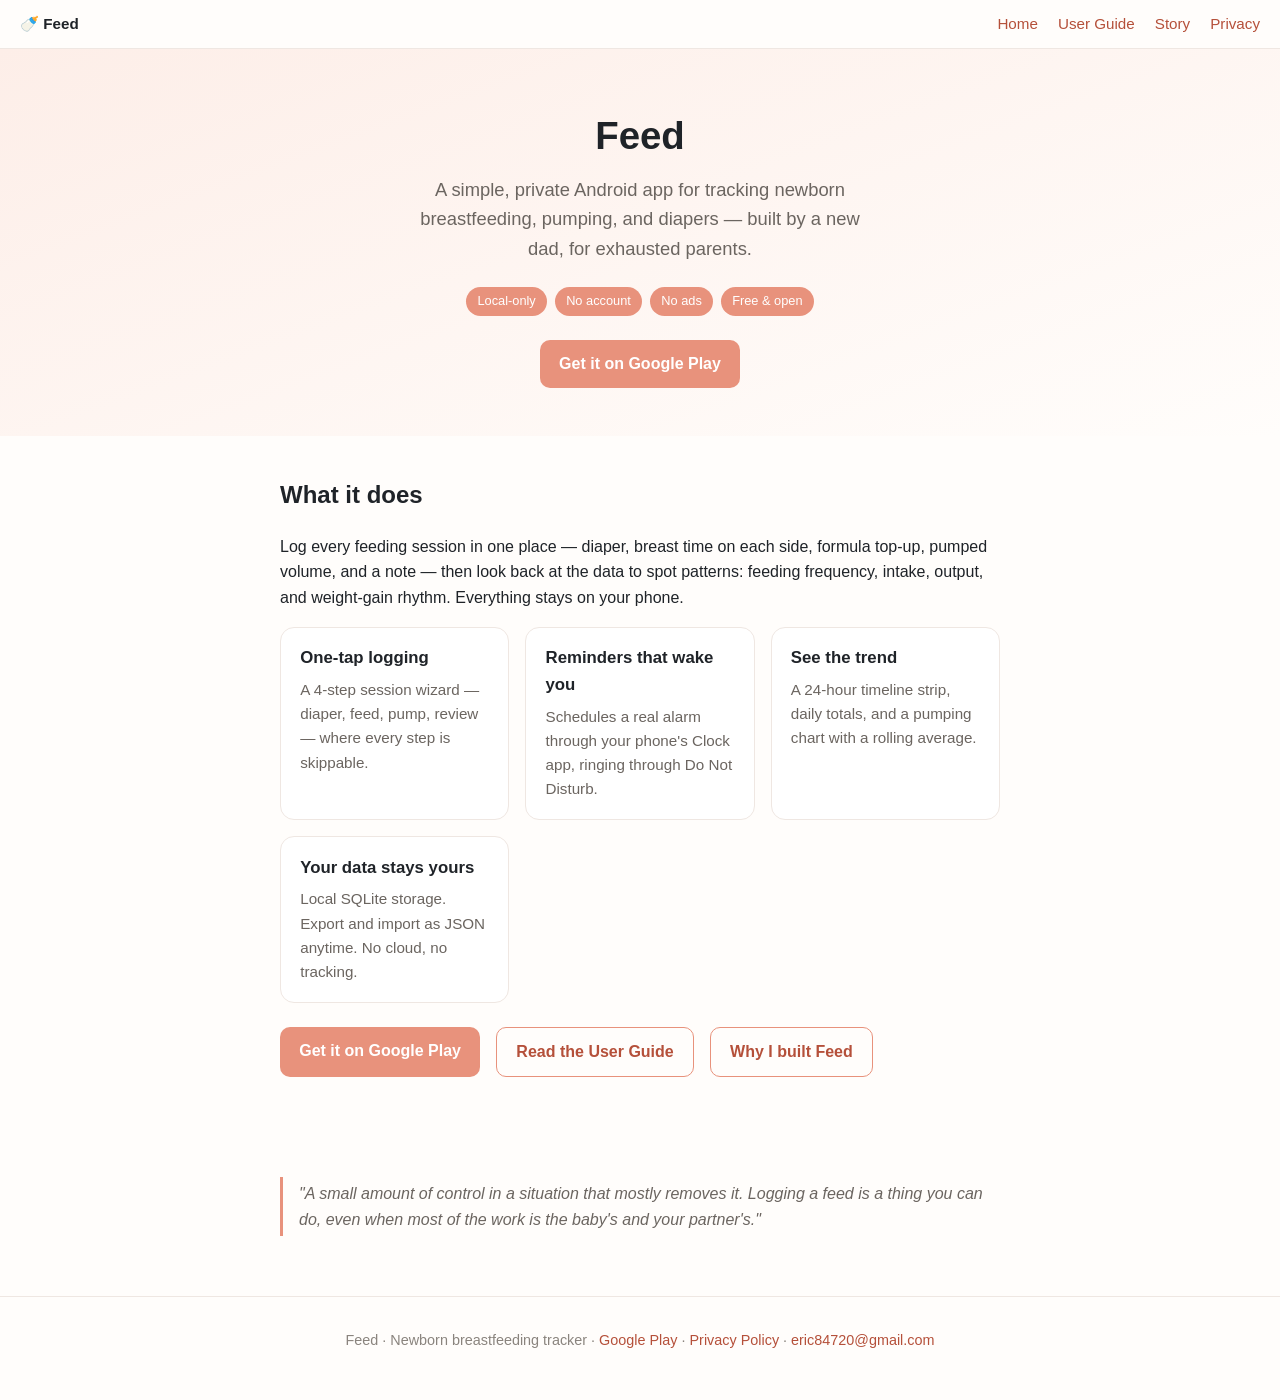
<file: index.html>
<!DOCTYPE html>
<html lang="en">
<head>
  <meta charset="utf-8" />
  <meta name="viewport" content="width=device-width, initial-scale=1" />
  <title>Feed — Newborn breastfeeding tracker</title>
  <meta name="description" content="Feed is a simple, private Android app for tracking newborn breastfeeding, pumping, and diapers. Local-only, no account, no ads." />
  <style>
    :root { color-scheme: light dark; --accent: #e8927c; --accent-ink: #b5503a; }
    * { box-sizing: border-box; }
    body {
      font-family: -apple-system, BlinkMacSystemFont, "Segoe UI", Roboto, Helvetica, Arial, sans-serif;
      line-height: 1.6; margin: 0; color: #1f2328; background: #fffdfb;
    }
    @media (prefers-color-scheme: dark) {
      body { color: #e6e6e6; background: #141312; }
      a { color: #f0a892; }
      .card { background: #1f1d1b !important; border-color: #2c2926 !important; }
      header.hero { background: linear-gradient(160deg, #241b18, #141312) !important; }
      nav.top { background: rgba(20,19,18,.85) !important; border-color: #2c2926 !important; }
    }
    a { color: var(--accent-ink); text-decoration: none; }
    a:hover { text-decoration: underline; }
    nav.top {
      position: sticky; top: 0; z-index: 10;
      display: flex; gap: 1.25rem; align-items: center;
      padding: .75rem 1.25rem; border-bottom: 1px solid #efe7e2;
      background: rgba(255,253,251,.85); backdrop-filter: blur(8px);
      font-size: .95rem;
    }
    nav.top .brand { font-weight: 700; margin-right: auto; }
    .wrap { max-width: 760px; margin: 0 auto; padding: 0 1.25rem; }
    header.hero {
      text-align: center; padding: 3.5rem 1.25rem 3rem;
      background: linear-gradient(160deg, #fdeee8, #fffdfb);
    }
    header.hero h1 { font-size: 2.4rem; margin: 0 0 .5rem; }
    header.hero p.tag { font-size: 1.15rem; color: #6b6560; margin: 0 auto; max-width: 30rem; }
    @media (prefers-color-scheme: dark) { header.hero p.tag { color: #a8a29c; } }
    .pills { margin: 1.5rem 0 0; display: flex; gap: .5rem; flex-wrap: wrap; justify-content: center; }
    .pill { font-size: .8rem; padding: .25rem .7rem; border-radius: 999px; background: var(--accent); color: #fff; }
    section { padding: 2.5rem 0; }
    h2 { font-size: 1.5rem; margin-top: 0; }
    .features { display: grid; grid-template-columns: repeat(auto-fit, minmax(220px, 1fr)); gap: 1rem; }
    .card { border: 1px solid #efe7e2; border-radius: 14px; padding: 1.1rem 1.2rem; background: #fff; }
    .card h3 { margin: 0 0 .35rem; font-size: 1.05rem; }
    .card p { margin: 0; color: #6b6560; font-size: .95rem; }
    @media (prefers-color-scheme: dark) { .card p { color: #a8a29c; } }
    .cta { display: flex; gap: 1rem; flex-wrap: wrap; margin-top: 1.5rem; }
    .btn { display: inline-block; padding: .7rem 1.2rem; border-radius: 10px; font-weight: 600; }
    .btn.primary { background: var(--accent); color: #fff; }
    .btn.ghost { border: 1px solid var(--accent); color: var(--accent-ink); }
    footer { border-top: 1px solid #efe7e2; padding: 2rem 1.25rem 3rem; text-align: center; color: #8a847e; font-size: .9rem; }
    @media (prefers-color-scheme: dark) { footer, nav.top { border-color: #2c2926; } footer { color: #8a847e; } }
    blockquote { border-left: 3px solid var(--accent); margin: 1.25rem 0; padding: .25rem 0 .25rem 1rem; color: #6b6560; font-style: italic; }
  </style>
</head>
<body>
  <nav class="top">
    <span class="brand">🍼 Feed</span>
    <a href="index.html">Home</a>
    <a href="guide.html">User Guide</a>
    <a href="story.html">Story</a>
    <a href="privacy.html">Privacy</a>
  </nav>

  <header class="hero">
    <h1>Feed</h1>
    <p class="tag">A simple, private Android app for tracking newborn breastfeeding, pumping, and diapers — built by a new dad, for exhausted parents.</p>
    <div class="pills">
      <span class="pill">Local-only</span>
      <span class="pill">No account</span>
      <span class="pill">No ads</span>
      <span class="pill">Free &amp; open</span>
    </div>
    <div class="cta" style="justify-content: center;">
      <a class="btn primary" href="https://play.google.com/store/apps/details?id=com.jiamingfeng.feed">Get it on Google Play</a>
    </div>
  </header>

  <div class="wrap">
    <section>
      <h2>What it does</h2>
      <p>Log every feeding session in one place — diaper, breast time on each side, formula top-up, pumped volume, and a note — then look back at the data to spot patterns: feeding frequency, intake, output, and weight-gain rhythm. Everything stays on your phone.</p>

      <div class="features">
        <div class="card">
          <h3>One-tap logging</h3>
          <p>A 4-step session wizard — diaper, feed, pump, review — where every step is skippable.</p>
        </div>
        <div class="card">
          <h3>Reminders that wake you</h3>
          <p>Schedules a real alarm through your phone's Clock app, ringing through Do Not Disturb.</p>
        </div>
        <div class="card">
          <h3>See the trend</h3>
          <p>A 24-hour timeline strip, daily totals, and a pumping chart with a rolling average.</p>
        </div>
        <div class="card">
          <h3>Your data stays yours</h3>
          <p>Local SQLite storage. Export and import as JSON anytime. No cloud, no tracking.</p>
        </div>
      </div>

      <div class="cta">
        <a class="btn primary" href="https://play.google.com/store/apps/details?id=com.jiamingfeng.feed">Get it on Google Play</a>
        <a class="btn ghost" href="guide.html">Read the User Guide</a>
        <a class="btn ghost" href="story.html">Why I built Feed</a>
      </div>
    </section>

    <section>
      <blockquote>"A small amount of control in a situation that mostly removes it. Logging a feed is a thing you can <em>do</em>, even when most of the work is the baby's and your partner's."</blockquote>
    </section>
  </div>

  <footer>
    Feed &middot; Newborn breastfeeding tracker &middot;
    <a href="https://play.google.com/store/apps/details?id=com.jiamingfeng.feed">Google Play</a> &middot;
    <a href="privacy.html">Privacy Policy</a> &middot;
    <a href="mailto:eric84720@gmail.com">eric84720@gmail.com</a>
  </footer>
</body>
</html>
</file>
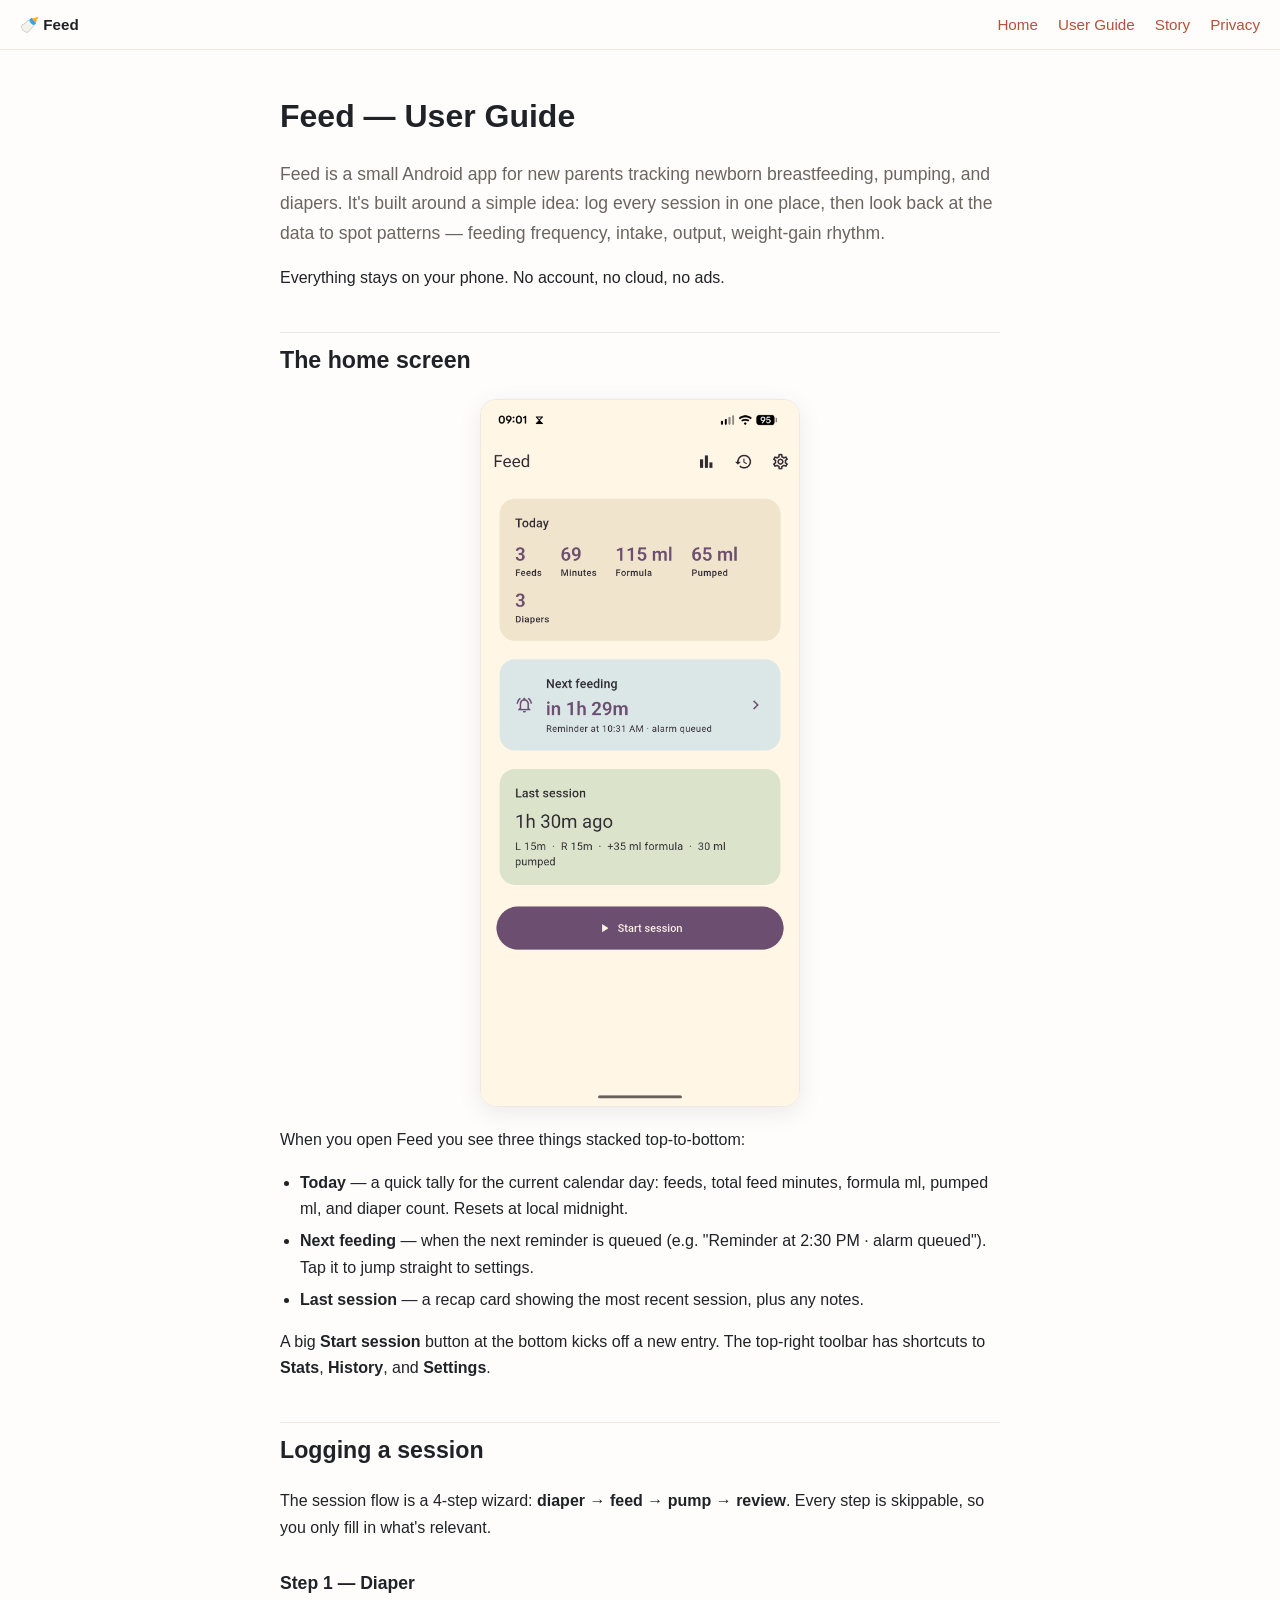
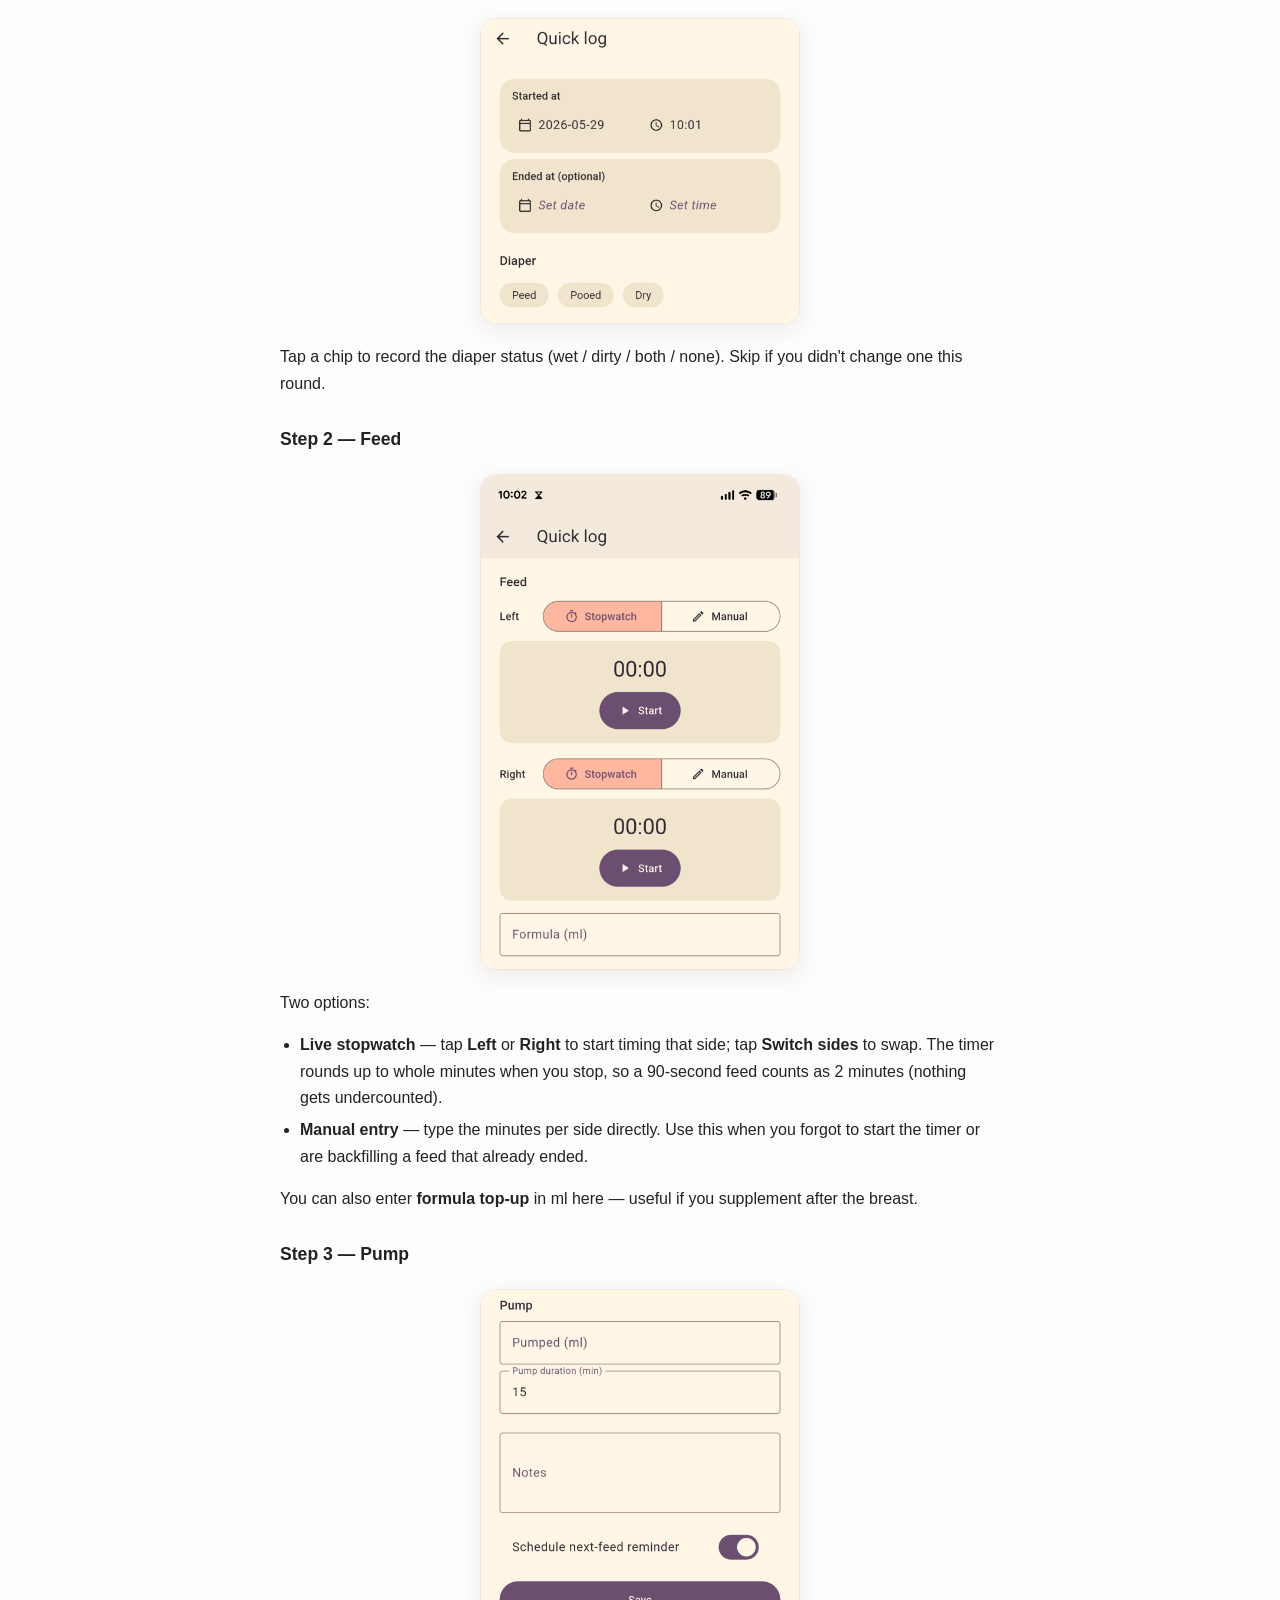
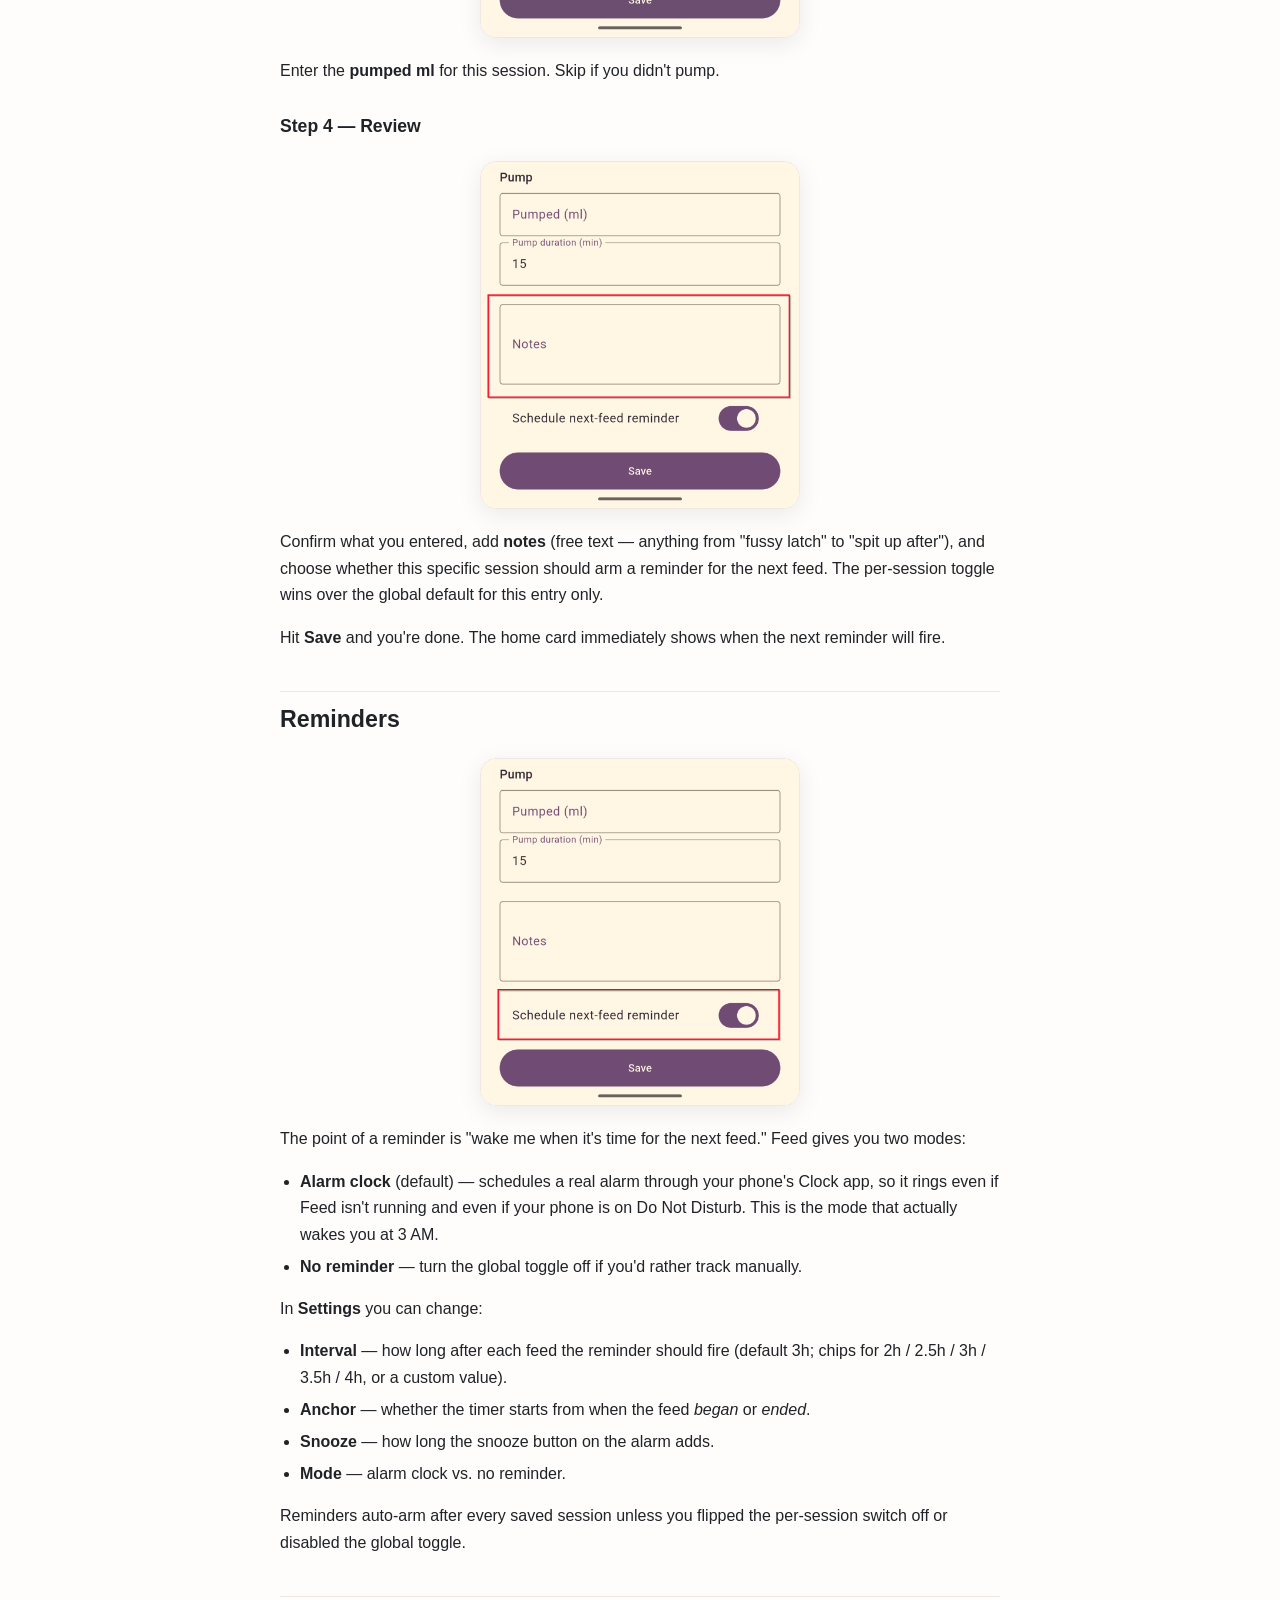
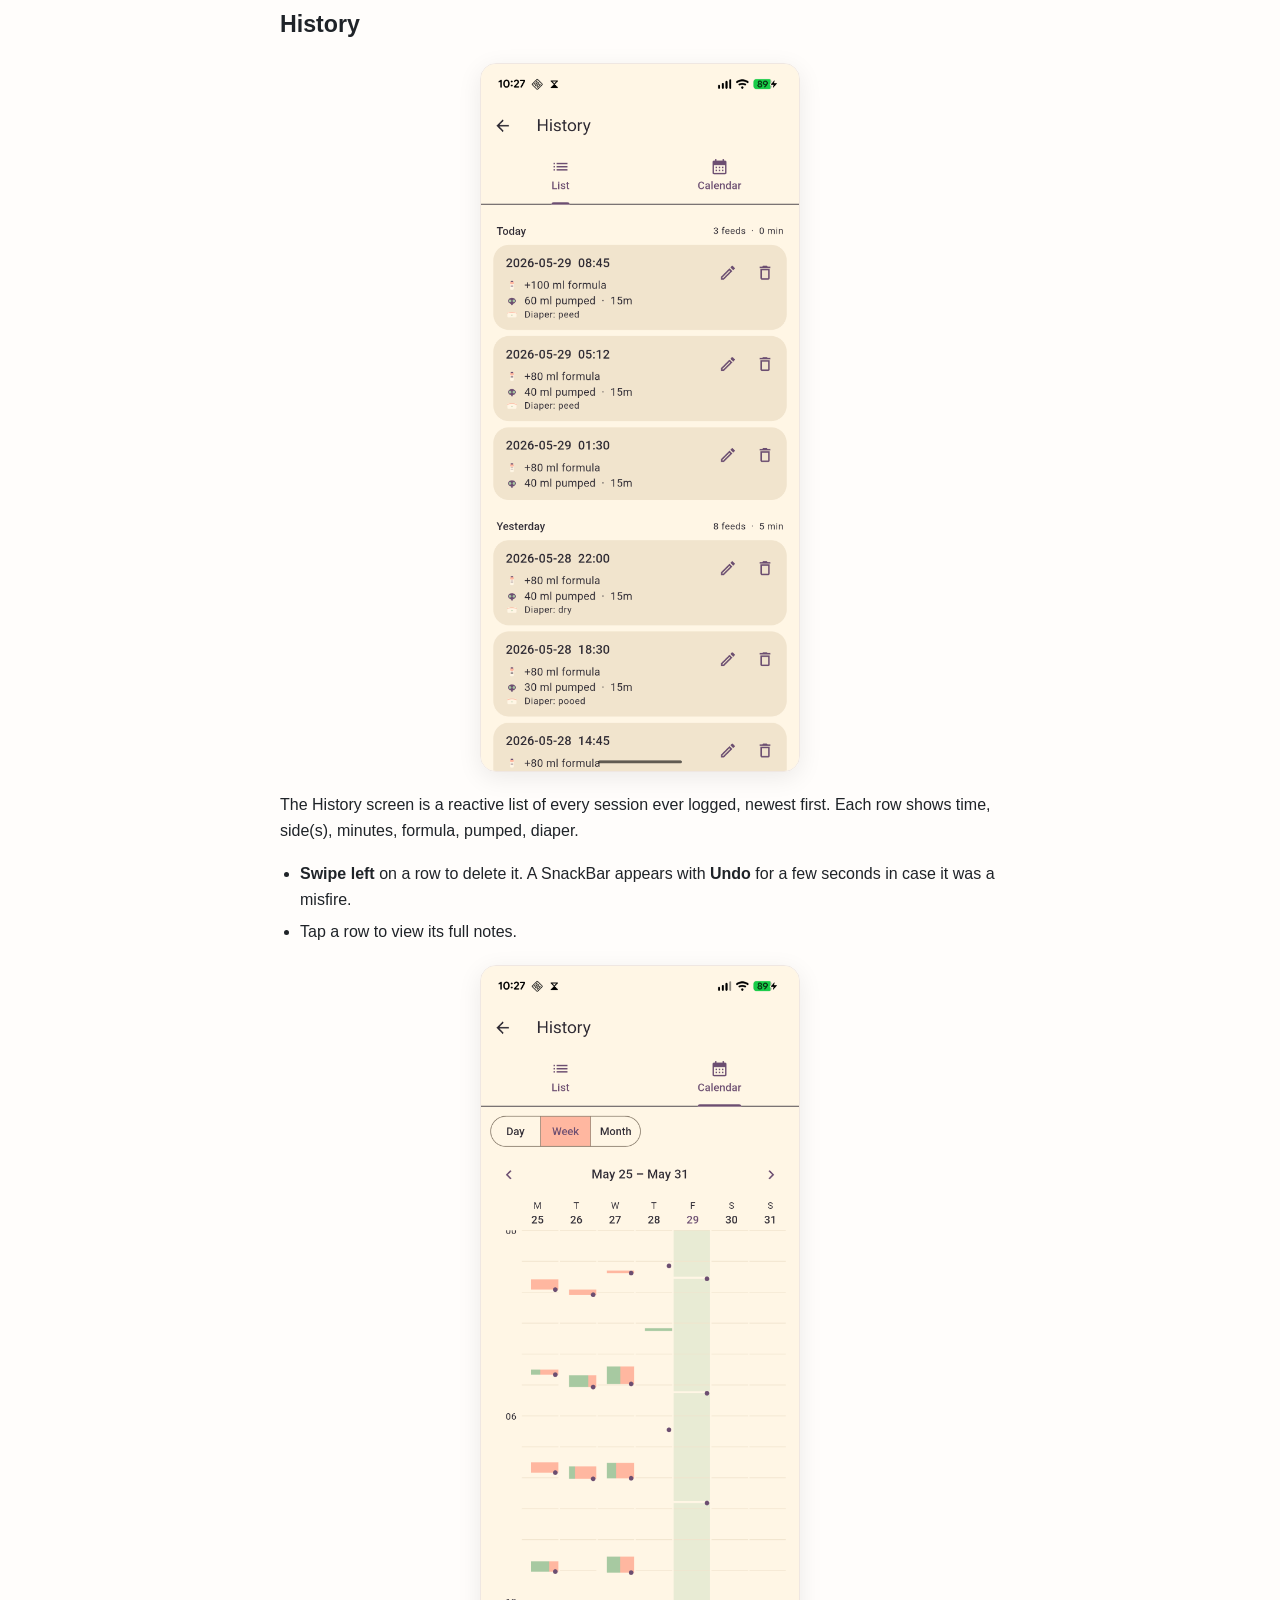
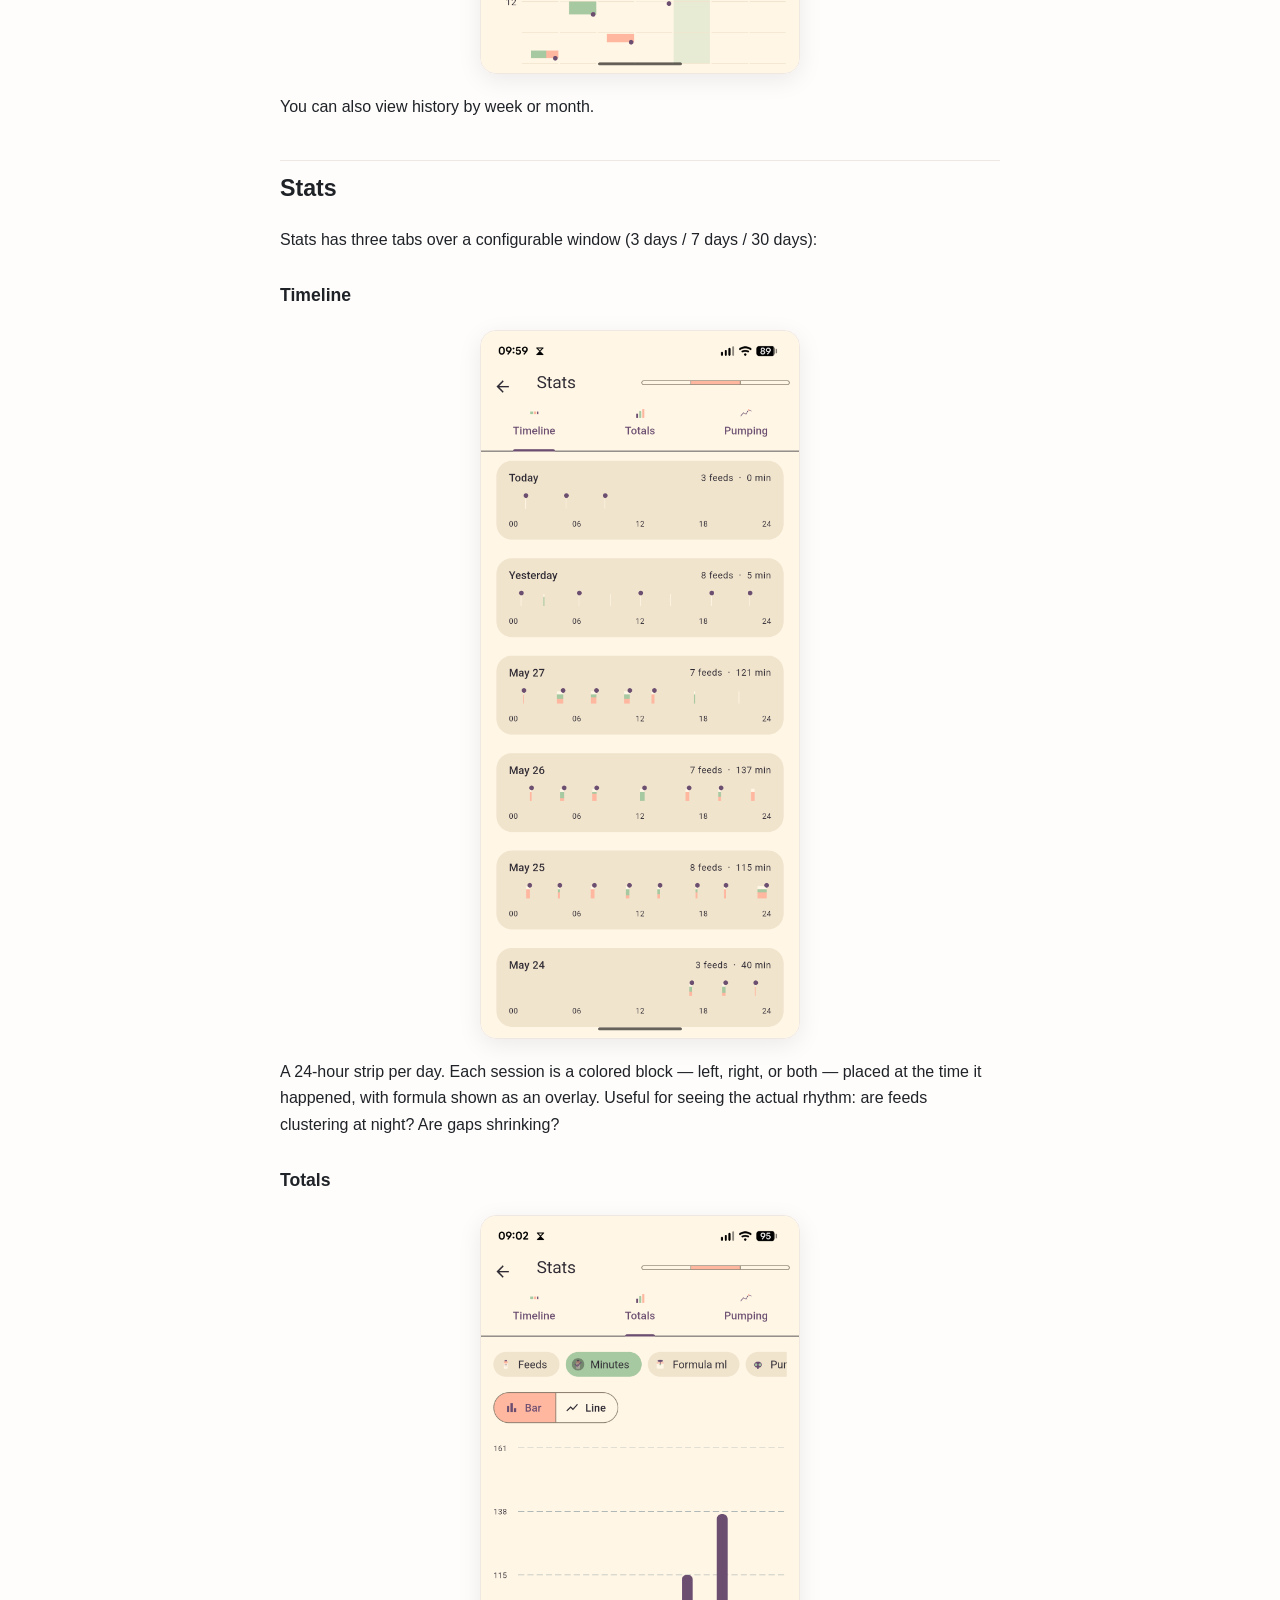
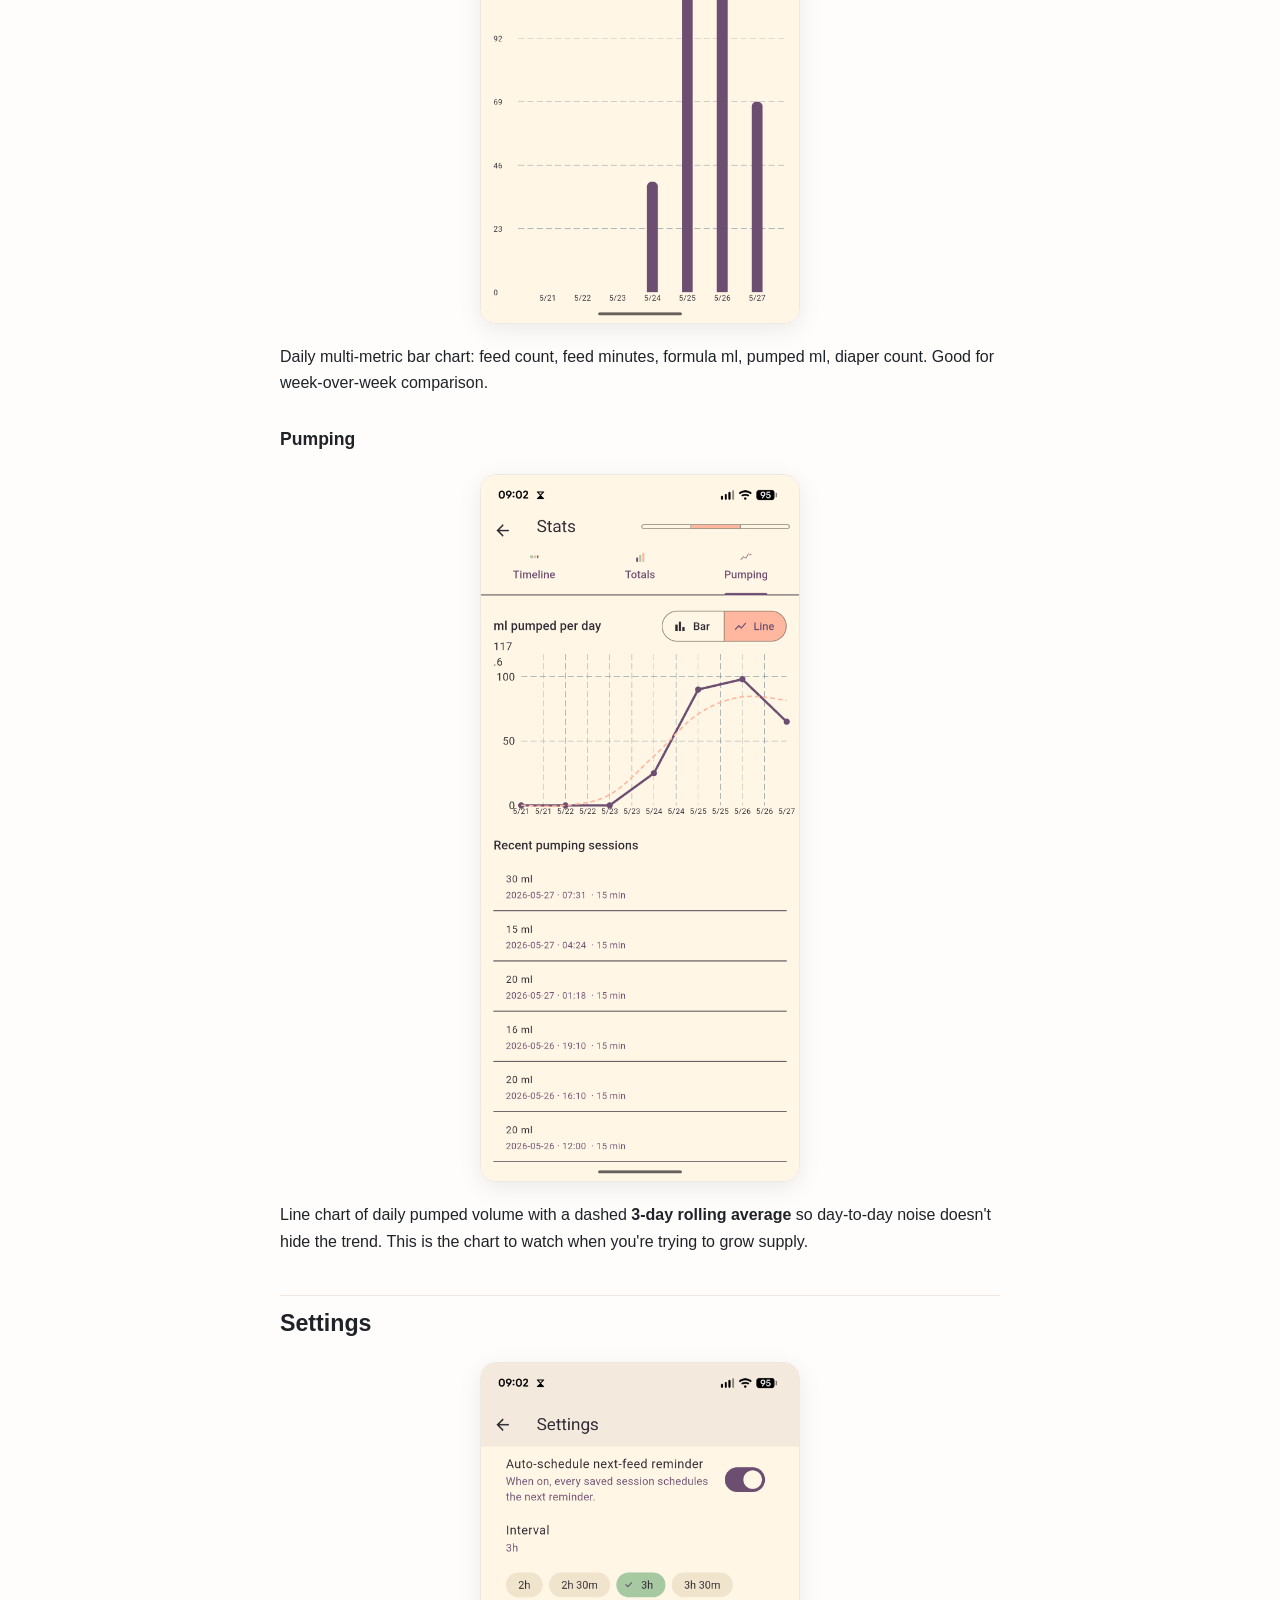
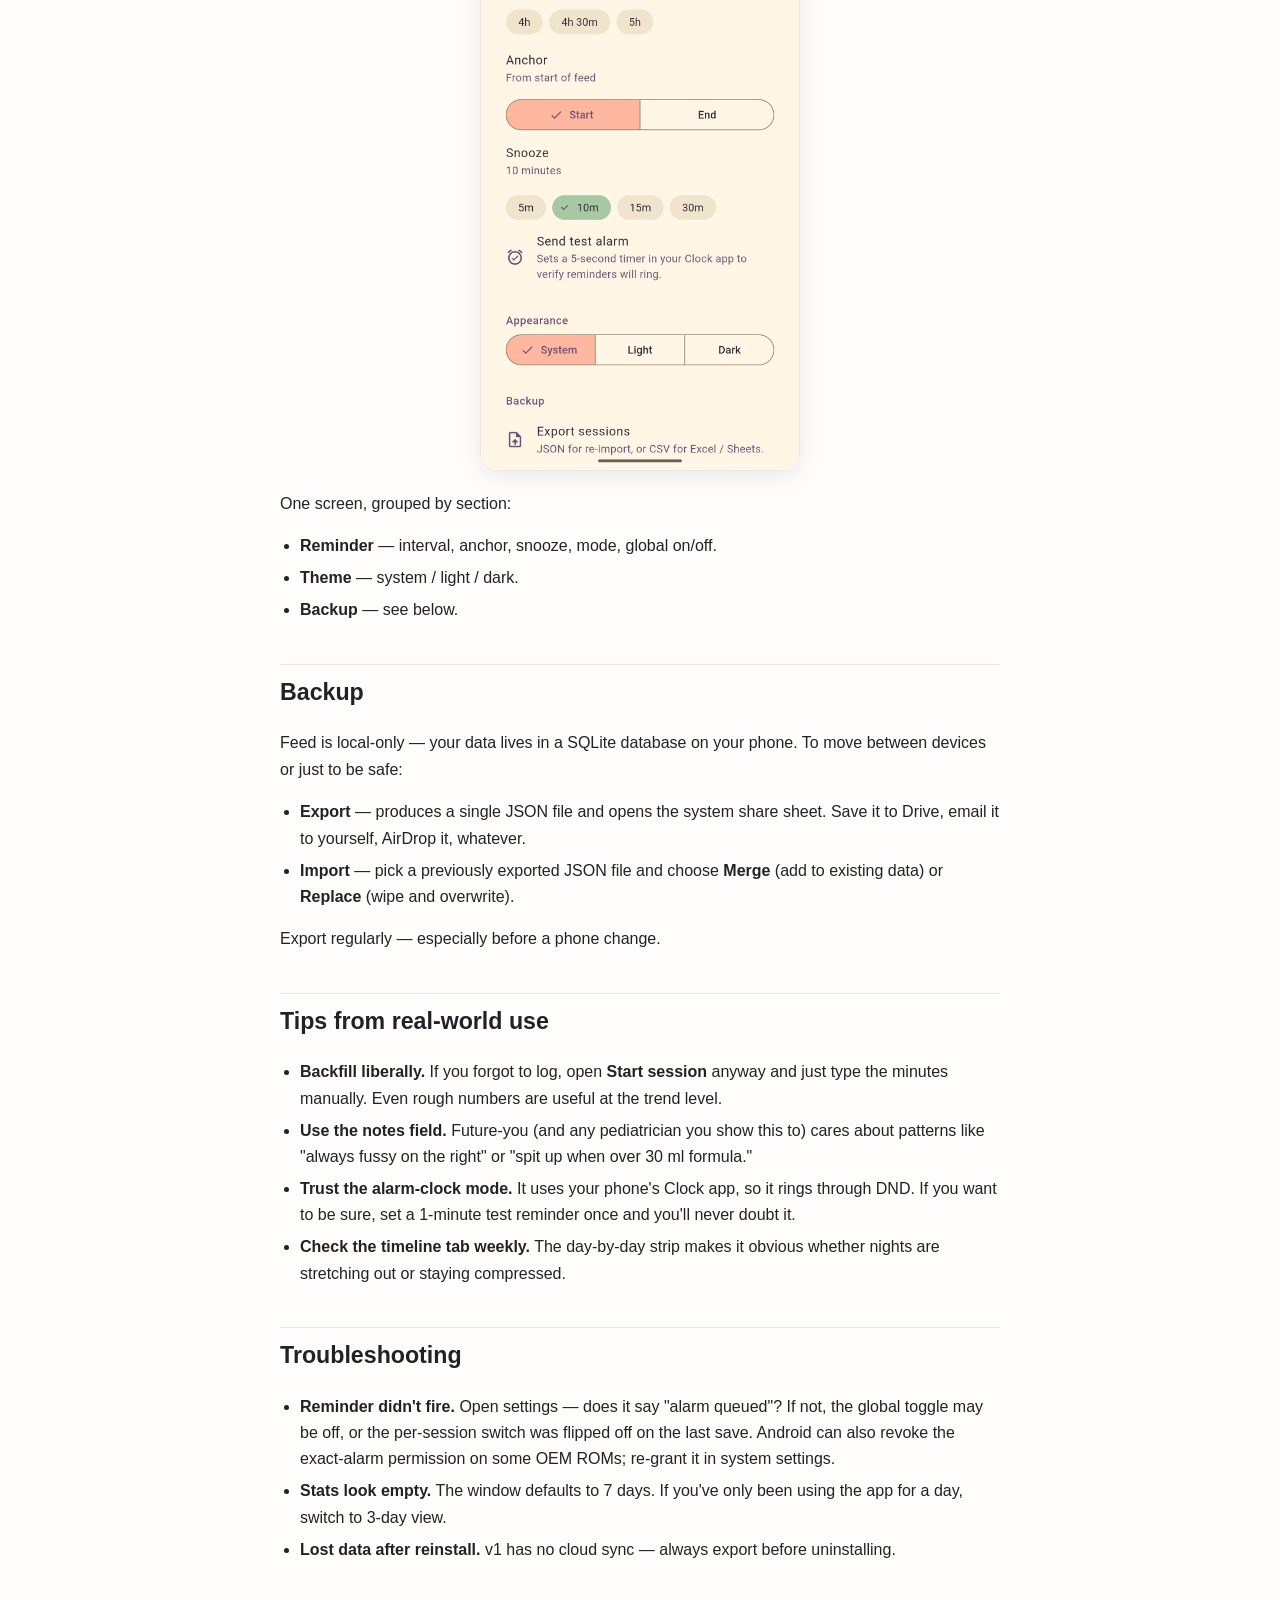
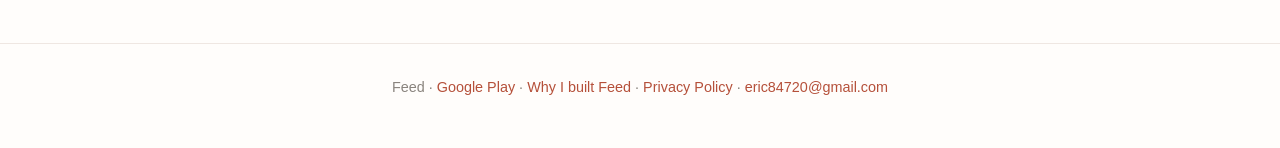
<file: guide.html>
<!DOCTYPE html>
<html lang="en">
<head>
  <meta charset="utf-8" />
  <meta name="viewport" content="width=device-width, initial-scale=1" />
  <title>Feed — User Guide</title>
  <meta name="description" content="How to use Feed: logging sessions, reminders, history, stats, settings, and backup." />
  <link rel="stylesheet" href="style.css" />
</head>
<body>
  <nav class="top">
    <span class="brand">🍼 Feed</span>
    <a href="index.html">Home</a>
    <a href="guide.html">User Guide</a>
    <a href="story.html">Story</a>
    <a href="privacy.html">Privacy</a>
  </nav>

  <main>
    <h1>Feed — User Guide</h1>
    <p class="lede">Feed is a small Android app for new parents tracking newborn breastfeeding, pumping, and diapers. It's built around a simple idea: log every session in one place, then look back at the data to spot patterns — feeding frequency, intake, output, weight-gain rhythm.</p>
    <p>Everything stays on your phone. No account, no cloud, no ads.</p>

    <h2>The home screen</h2>
    <img class="shot" src="screenshots/home.png" alt="Home screen" />
    <p>When you open Feed you see three things stacked top-to-bottom:</p>
    <ul>
      <li><strong>Today</strong> — a quick tally for the current calendar day: feeds, total feed minutes, formula ml, pumped ml, and diaper count. Resets at local midnight.</li>
      <li><strong>Next feeding</strong> — when the next reminder is queued (e.g. "Reminder at 2:30 PM · alarm queued"). Tap it to jump straight to settings.</li>
      <li><strong>Last session</strong> — a recap card showing the most recent session, plus any notes.</li>
    </ul>
    <p>A big <strong>Start session</strong> button at the bottom kicks off a new entry. The top-right toolbar has shortcuts to <strong>Stats</strong>, <strong>History</strong>, and <strong>Settings</strong>.</p>

    <h2>Logging a session</h2>
    <p>The session flow is a 4-step wizard: <strong>diaper → feed → pump → review</strong>. Every step is skippable, so you only fill in what's relevant.</p>

    <h3>Step 1 — Diaper</h3>
    <img class="shot" src="screenshots/session-1-diaper.png" alt="Diaper step" />
    <p>Tap a chip to record the diaper status (wet / dirty / both / none). Skip if you didn't change one this round.</p>

    <h3>Step 2 — Feed</h3>
    <img class="shot" src="screenshots/session-2-feed.png" alt="Feed step with stopwatch" />
    <p>Two options:</p>
    <ul>
      <li><strong>Live stopwatch</strong> — tap <strong>Left</strong> or <strong>Right</strong> to start timing that side; tap <strong>Switch sides</strong> to swap. The timer rounds up to whole minutes when you stop, so a 90-second feed counts as 2 minutes (nothing gets undercounted).</li>
      <li><strong>Manual entry</strong> — type the minutes per side directly. Use this when you forgot to start the timer or are backfilling a feed that already ended.</li>
    </ul>
    <p>You can also enter <strong>formula top-up</strong> in ml here — useful if you supplement after the breast.</p>

    <h3>Step 3 — Pump</h3>
    <img class="shot" src="screenshots/session-3-pump.png" alt="Pump step" />
    <p>Enter the <strong>pumped ml</strong> for this session. Skip if you didn't pump.</p>

    <h3>Step 4 — Review</h3>
    <img class="shot" src="screenshots/session-4-review.png" alt="Review step" />
    <p>Confirm what you entered, add <strong>notes</strong> (free text — anything from "fussy latch" to "spit up after"), and choose whether this specific session should arm a reminder for the next feed. The per-session toggle wins over the global default for this entry only.</p>
    <p>Hit <strong>Save</strong> and you're done. The home card immediately shows when the next reminder will fire.</p>

    <h2>Reminders</h2>
    <img class="shot" src="screenshots/reminder-alarm.png" alt="Reminder firing as a system alarm" />
    <p>The point of a reminder is "wake me when it's time for the next feed." Feed gives you two modes:</p>
    <ul>
      <li><strong>Alarm clock</strong> (default) — schedules a real alarm through your phone's Clock app, so it rings even if Feed isn't running and even if your phone is on Do Not Disturb. This is the mode that actually wakes you at 3 AM.</li>
      <li><strong>No reminder</strong> — turn the global toggle off if you'd rather track manually.</li>
    </ul>
    <p>In <strong>Settings</strong> you can change:</p>
    <ul>
      <li><strong>Interval</strong> — how long after each feed the reminder should fire (default 3h; chips for 2h / 2.5h / 3h / 3.5h / 4h, or a custom value).</li>
      <li><strong>Anchor</strong> — whether the timer starts from when the feed <em>began</em> or <em>ended</em>.</li>
      <li><strong>Snooze</strong> — how long the snooze button on the alarm adds.</li>
      <li><strong>Mode</strong> — alarm clock vs. no reminder.</li>
    </ul>
    <p>Reminders auto-arm after every saved session unless you flipped the per-session switch off or disabled the global toggle.</p>

    <h2>History</h2>
    <img class="shot" src="screenshots/history-1.png" alt="History list with swipe-to-delete" />
    <p>The History screen is a reactive list of every session ever logged, newest first. Each row shows time, side(s), minutes, formula, pumped, diaper.</p>
    <ul>
      <li><strong>Swipe left</strong> on a row to delete it. A SnackBar appears with <strong>Undo</strong> for a few seconds in case it was a misfire.</li>
      <li>Tap a row to view its full notes.</li>
    </ul>
    <img class="shot" src="screenshots/history-2.png" alt="History with calendar view" />
    <p>You can also view history by week or month.</p>

    <h2>Stats</h2>
    <p>Stats has three tabs over a configurable window (3 days / 7 days / 30 days):</p>

    <h3>Timeline</h3>
    <img class="shot" src="screenshots/stats-timeline.png" alt="Timeline tab" />
    <p>A 24-hour strip per day. Each session is a colored block — left, right, or both — placed at the time it happened, with formula shown as an overlay. Useful for seeing the actual rhythm: are feeds clustering at night? Are gaps shrinking?</p>

    <h3>Totals</h3>
    <img class="shot" src="screenshots/stats-totals.png" alt="Totals tab" />
    <p>Daily multi-metric bar chart: feed count, feed minutes, formula ml, pumped ml, diaper count. Good for week-over-week comparison.</p>

    <h3>Pumping</h3>
    <img class="shot" src="screenshots/stats-pumping.png" alt="Pumping tab" />
    <p>Line chart of daily pumped volume with a dashed <strong>3-day rolling average</strong> so day-to-day noise doesn't hide the trend. This is the chart to watch when you're trying to grow supply.</p>

    <h2>Settings</h2>
    <img class="shot" src="screenshots/settings.png" alt="Settings screen" />
    <p>One screen, grouped by section:</p>
    <ul>
      <li><strong>Reminder</strong> — interval, anchor, snooze, mode, global on/off.</li>
      <li><strong>Theme</strong> — system / light / dark.</li>
      <li><strong>Backup</strong> — see below.</li>
    </ul>

    <h2>Backup</h2>
    <p>Feed is local-only — your data lives in a SQLite database on your phone. To move between devices or just to be safe:</p>
    <ul>
      <li><strong>Export</strong> — produces a single JSON file and opens the system share sheet. Save it to Drive, email it to yourself, AirDrop it, whatever.</li>
      <li><strong>Import</strong> — pick a previously exported JSON file and choose <strong>Merge</strong> (add to existing data) or <strong>Replace</strong> (wipe and overwrite).</li>
    </ul>
    <p>Export regularly — especially before a phone change.</p>

    <h2>Tips from real-world use</h2>
    <ul>
      <li><strong>Backfill liberally.</strong> If you forgot to log, open <strong>Start session</strong> anyway and just type the minutes manually. Even rough numbers are useful at the trend level.</li>
      <li><strong>Use the notes field.</strong> Future-you (and any pediatrician you show this to) cares about patterns like "always fussy on the right" or "spit up when over 30 ml formula."</li>
      <li><strong>Trust the alarm-clock mode.</strong> It uses your phone's Clock app, so it rings through DND. If you want to be sure, set a 1-minute test reminder once and you'll never doubt it.</li>
      <li><strong>Check the timeline tab weekly.</strong> The day-by-day strip makes it obvious whether nights are stretching out or staying compressed.</li>
    </ul>

    <h2>Troubleshooting</h2>
    <ul>
      <li><strong>Reminder didn't fire.</strong> Open settings — does it say "alarm queued"? If not, the global toggle may be off, or the per-session switch was flipped off on the last save. Android can also revoke the exact-alarm permission on some OEM ROMs; re-grant it in system settings.</li>
      <li><strong>Stats look empty.</strong> The window defaults to 7 days. If you've only been using the app for a day, switch to 3-day view.</li>
      <li><strong>Lost data after reinstall.</strong> v1 has no cloud sync — always export before uninstalling.</li>
    </ul>
  </main>

  <footer>
    Feed &middot; <a href="https://play.google.com/store/apps/details?id=com.jiamingfeng.feed">Google Play</a> &middot;
    <a href="story.html">Why I built Feed</a> &middot;
    <a href="privacy.html">Privacy Policy</a> &middot;
    <a href="mailto:eric84720@gmail.com">eric84720@gmail.com</a>
  </footer>
</body>
</html>
</file>
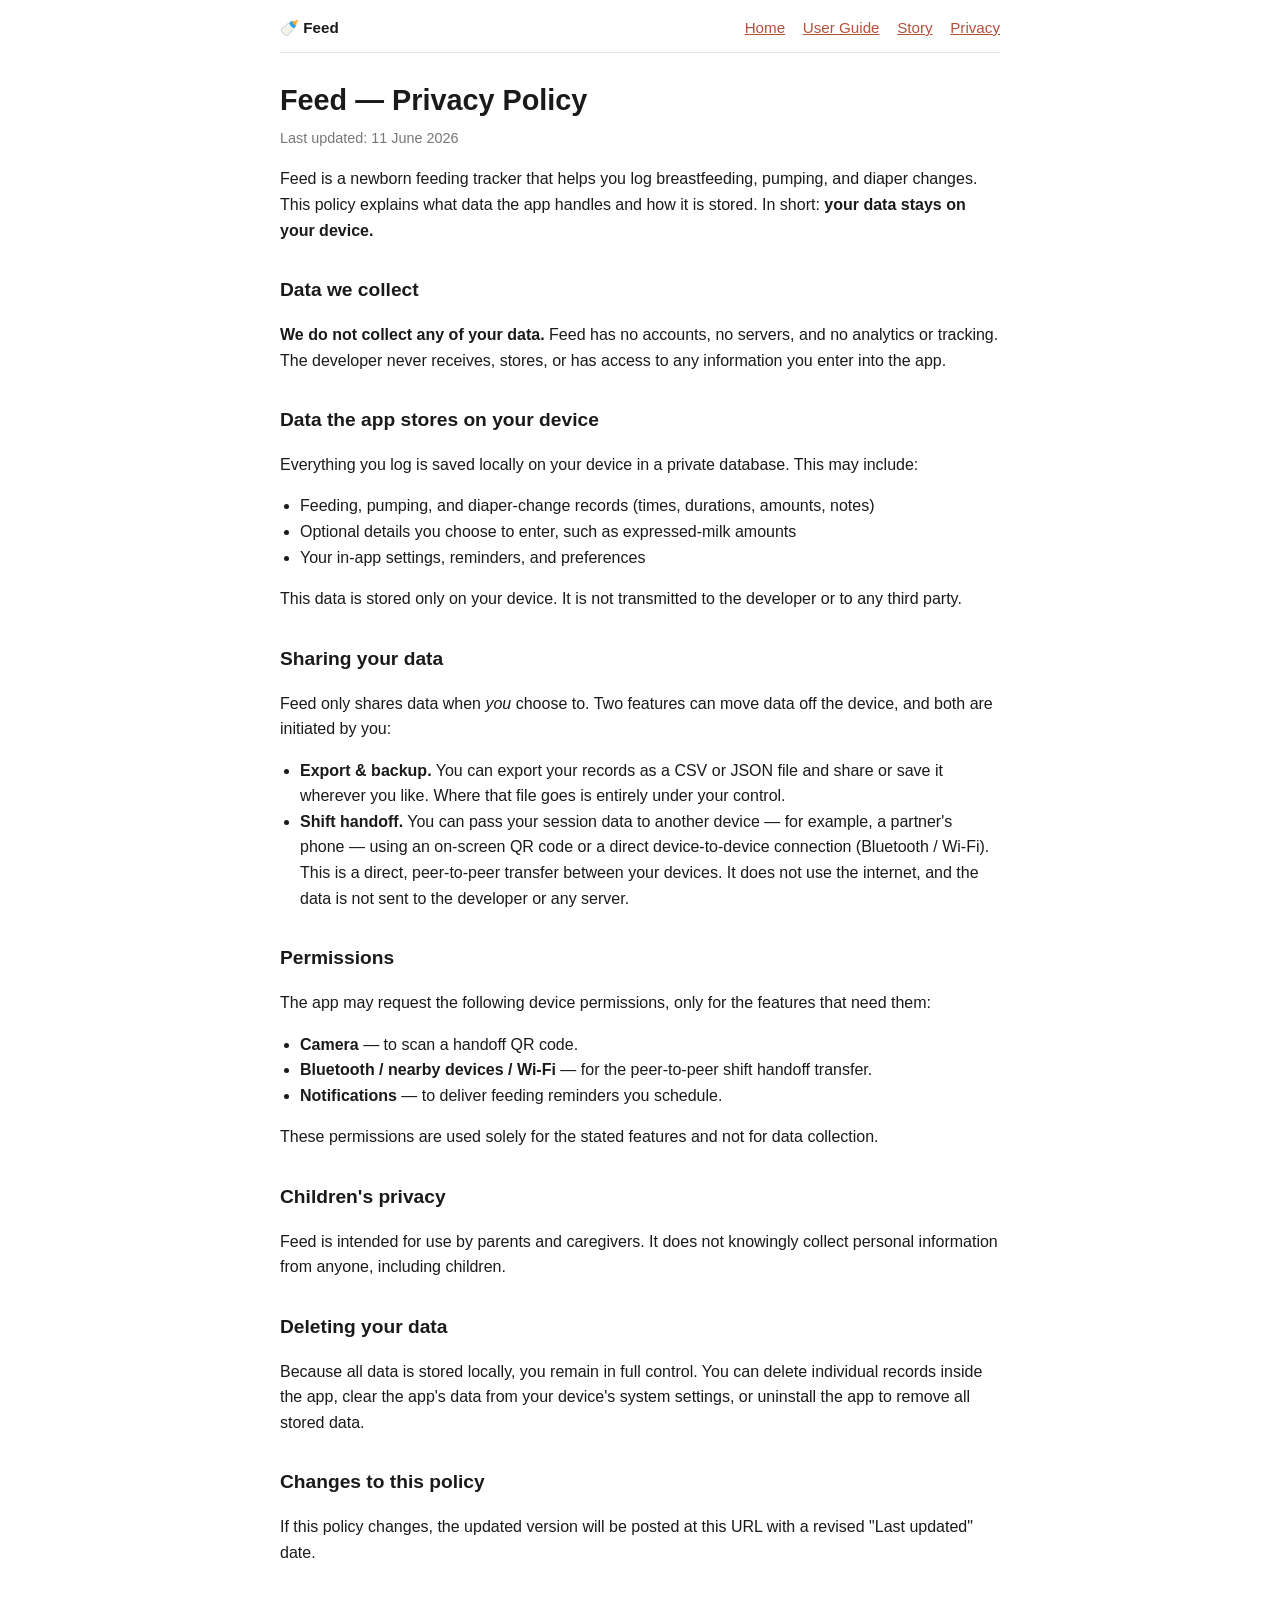
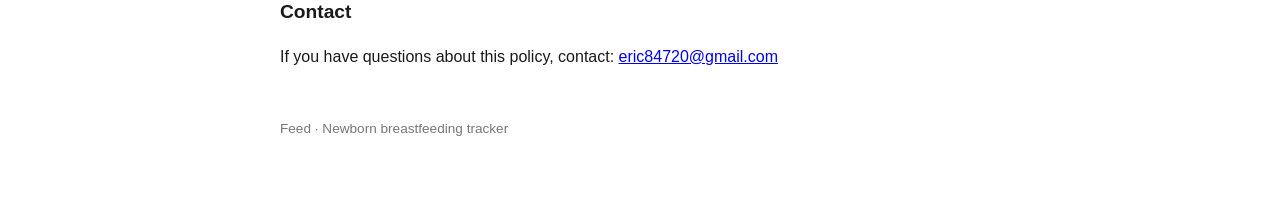
<file: privacy.html>
<!DOCTYPE html>
<html lang="en">
<head>
  <meta charset="utf-8" />
  <meta name="viewport" content="width=device-width, initial-scale=1" />
  <title>Feed — Privacy Policy</title>
  <style>
    :root { color-scheme: light dark; }
    body {
      font-family: -apple-system, BlinkMacSystemFont, "Segoe UI", Roboto, Helvetica, Arial, sans-serif;
      line-height: 1.6;
      max-width: 720px;
      margin: 0 auto;
      padding: 2rem 1.25rem 4rem;
      color: #1a1a1a;
      background: #ffffff;
    }
    @media (prefers-color-scheme: dark) {
      body { color: #e6e6e6; background: #161616; }
      a { color: #8ab4f8; }
      code { background: #2a2a2a; }
    }
    h1 { font-size: 1.8rem; margin-bottom: 0.25rem; }
    h2 { font-size: 1.2rem; margin-top: 2rem; }
    .updated { color: #777; font-size: 0.9rem; margin-top: 0; }
    code { background: #f0f0f0; padding: 0.1rem 0.3rem; border-radius: 4px; font-size: 0.9em; }
    ul { padding-left: 1.25rem; }
    footer { margin-top: 3rem; font-size: 0.85rem; color: #777; }
    .topnav { display: flex; gap: 1.1rem; align-items: center; margin: -1rem 0 1.5rem; padding-bottom: .75rem; border-bottom: 1px solid #e3e3e3; font-size: .95rem; }
    .topnav .brand { font-weight: 700; margin-right: auto; }
    .topnav a { color: #b5503a; }
    @media (prefers-color-scheme: dark) { .topnav { border-color: #2c2926; } .topnav a { color: #f0a892; } }
  </style>
</head>
<body>
  <nav class="topnav">
    <span class="brand">🍼 Feed</span>
    <a href="index.html">Home</a>
    <a href="guide.html">User Guide</a>
    <a href="story.html">Story</a>
    <a href="privacy.html">Privacy</a>
  </nav>
  <h1>Feed — Privacy Policy</h1>
  <p class="updated">Last updated: 11 June 2026</p>

  <p>
    Feed is a newborn feeding tracker that helps you log breastfeeding,
    pumping, and diaper changes. This policy explains what data the app
    handles and how it is stored. In short: <strong>your data stays on your
    device.</strong>
  </p>

  <h2>Data we collect</h2>
  <p>
    <strong>We do not collect any of your data.</strong> Feed has no accounts,
    no servers, and no analytics or tracking. The developer never receives,
    stores, or has access to any information you enter into the app.
  </p>

  <h2>Data the app stores on your device</h2>
  <p>
    Everything you log is saved locally on your device in a private database.
    This may include:
  </p>
  <ul>
    <li>Feeding, pumping, and diaper-change records (times, durations, amounts, notes)</li>
    <li>Optional details you choose to enter, such as expressed-milk amounts</li>
    <li>Your in-app settings, reminders, and preferences</li>
  </ul>
  <p>
    This data is stored only on your device. It is not transmitted to the
    developer or to any third party.
  </p>

  <h2>Sharing your data</h2>
  <p>
    Feed only shares data when <em>you</em> choose to. Two features can move
    data off the device, and both are initiated by you:
  </p>
  <ul>
    <li>
      <strong>Export &amp; backup.</strong> You can export your records as a
      CSV or JSON file and share or save it wherever you like. Where that file
      goes is entirely under your control.
    </li>
    <li>
      <strong>Shift handoff.</strong> You can pass your session data to another
      device — for example, a partner's phone — using an on-screen QR code or a
      direct device-to-device connection (Bluetooth / Wi-Fi). This is a direct,
      peer-to-peer transfer between your devices. It does not use the internet,
      and the data is not sent to the developer or any server.
    </li>
  </ul>

  <h2>Permissions</h2>
  <p>The app may request the following device permissions, only for the features that need them:</p>
  <ul>
    <li><strong>Camera</strong> — to scan a handoff QR code.</li>
    <li><strong>Bluetooth / nearby devices / Wi-Fi</strong> — for the peer-to-peer shift handoff transfer.</li>
    <li><strong>Notifications</strong> — to deliver feeding reminders you schedule.</li>
  </ul>
  <p>These permissions are used solely for the stated features and not for data collection.</p>

  <h2>Children's privacy</h2>
  <p>
    Feed is intended for use by parents and caregivers. It does not knowingly
    collect personal information from anyone, including children.
  </p>

  <h2>Deleting your data</h2>
  <p>
    Because all data is stored locally, you remain in full control. You can
    delete individual records inside the app, clear the app's data from your
    device's system settings, or uninstall the app to remove all stored data.
  </p>

  <h2>Changes to this policy</h2>
  <p>
    If this policy changes, the updated version will be posted at this URL with
    a revised "Last updated" date.
  </p>

  <h2>Contact</h2>
  <p>
    If you have questions about this policy, contact:
    <a href="mailto:eric84720@gmail.com">eric84720@gmail.com</a>
  </p>

  <footer>
    Feed &middot; Newborn breastfeeding tracker
  </footer>
</body>
</html>
</file>
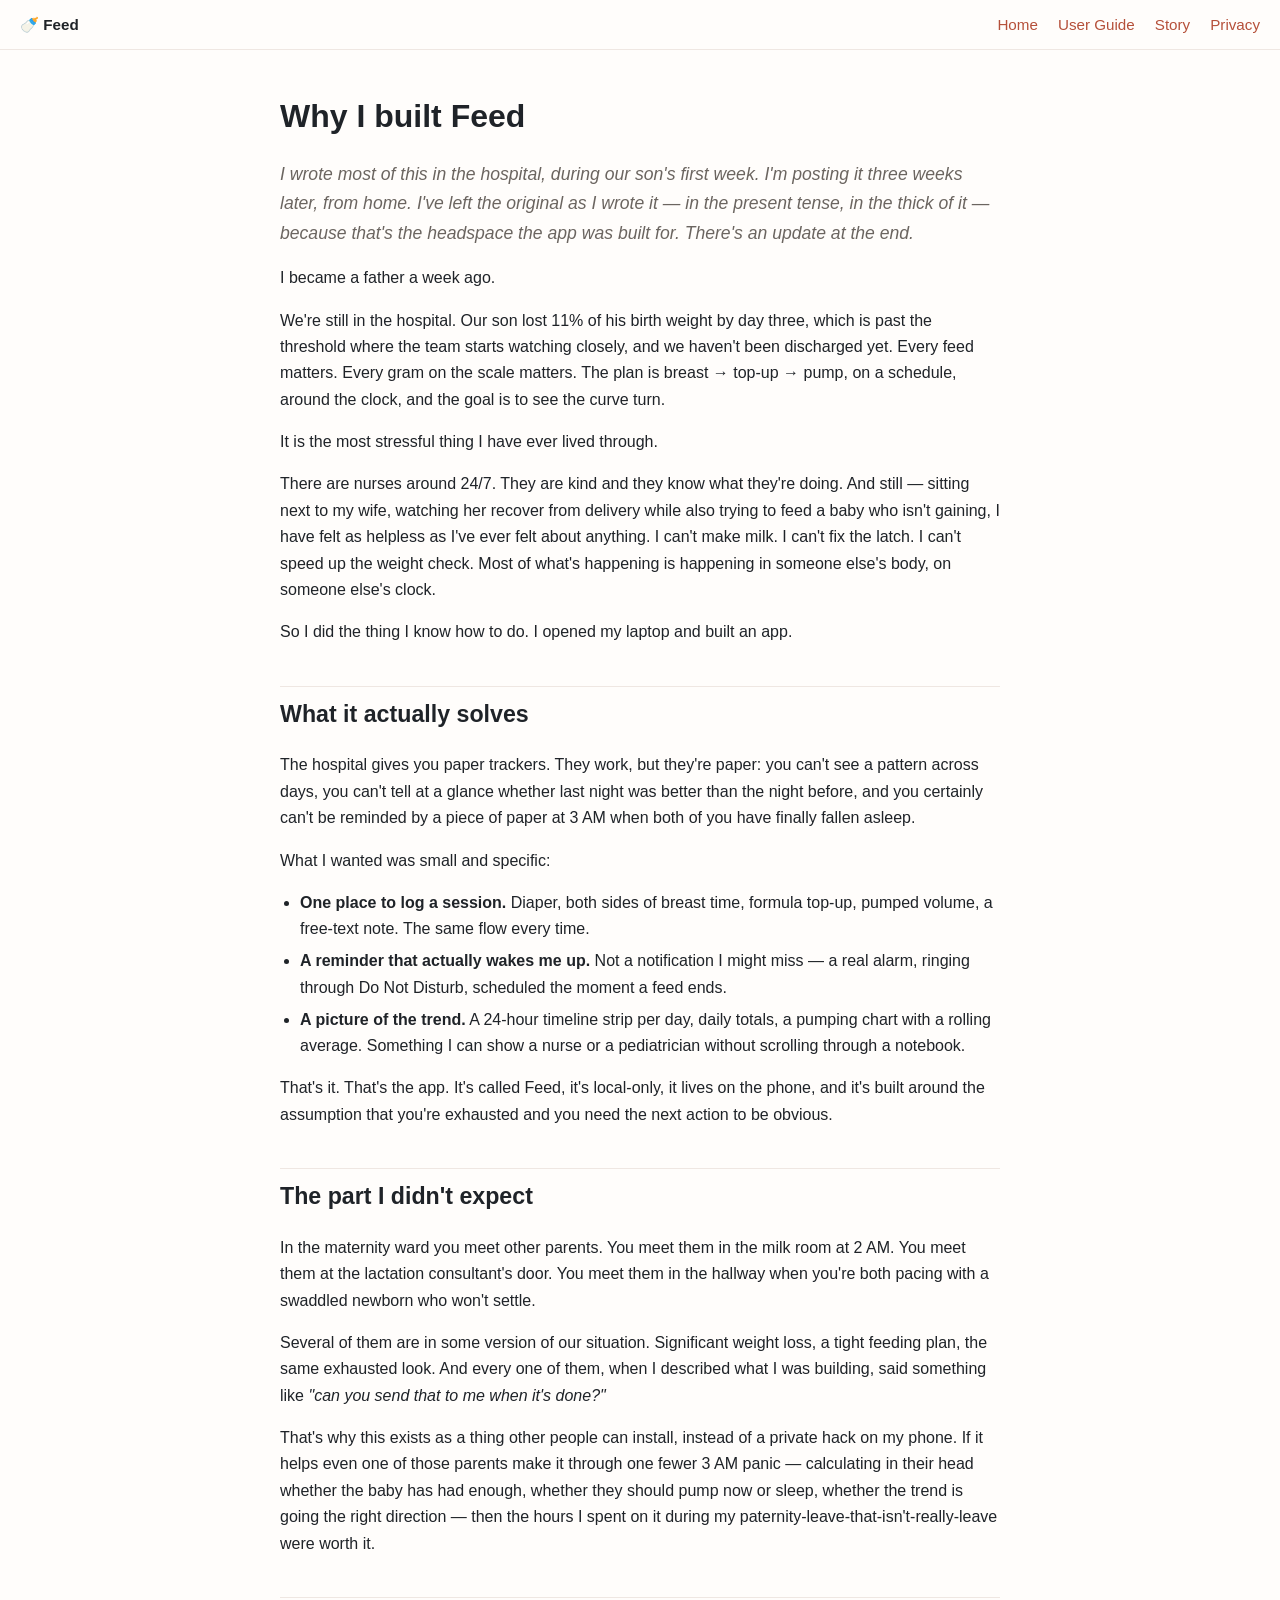
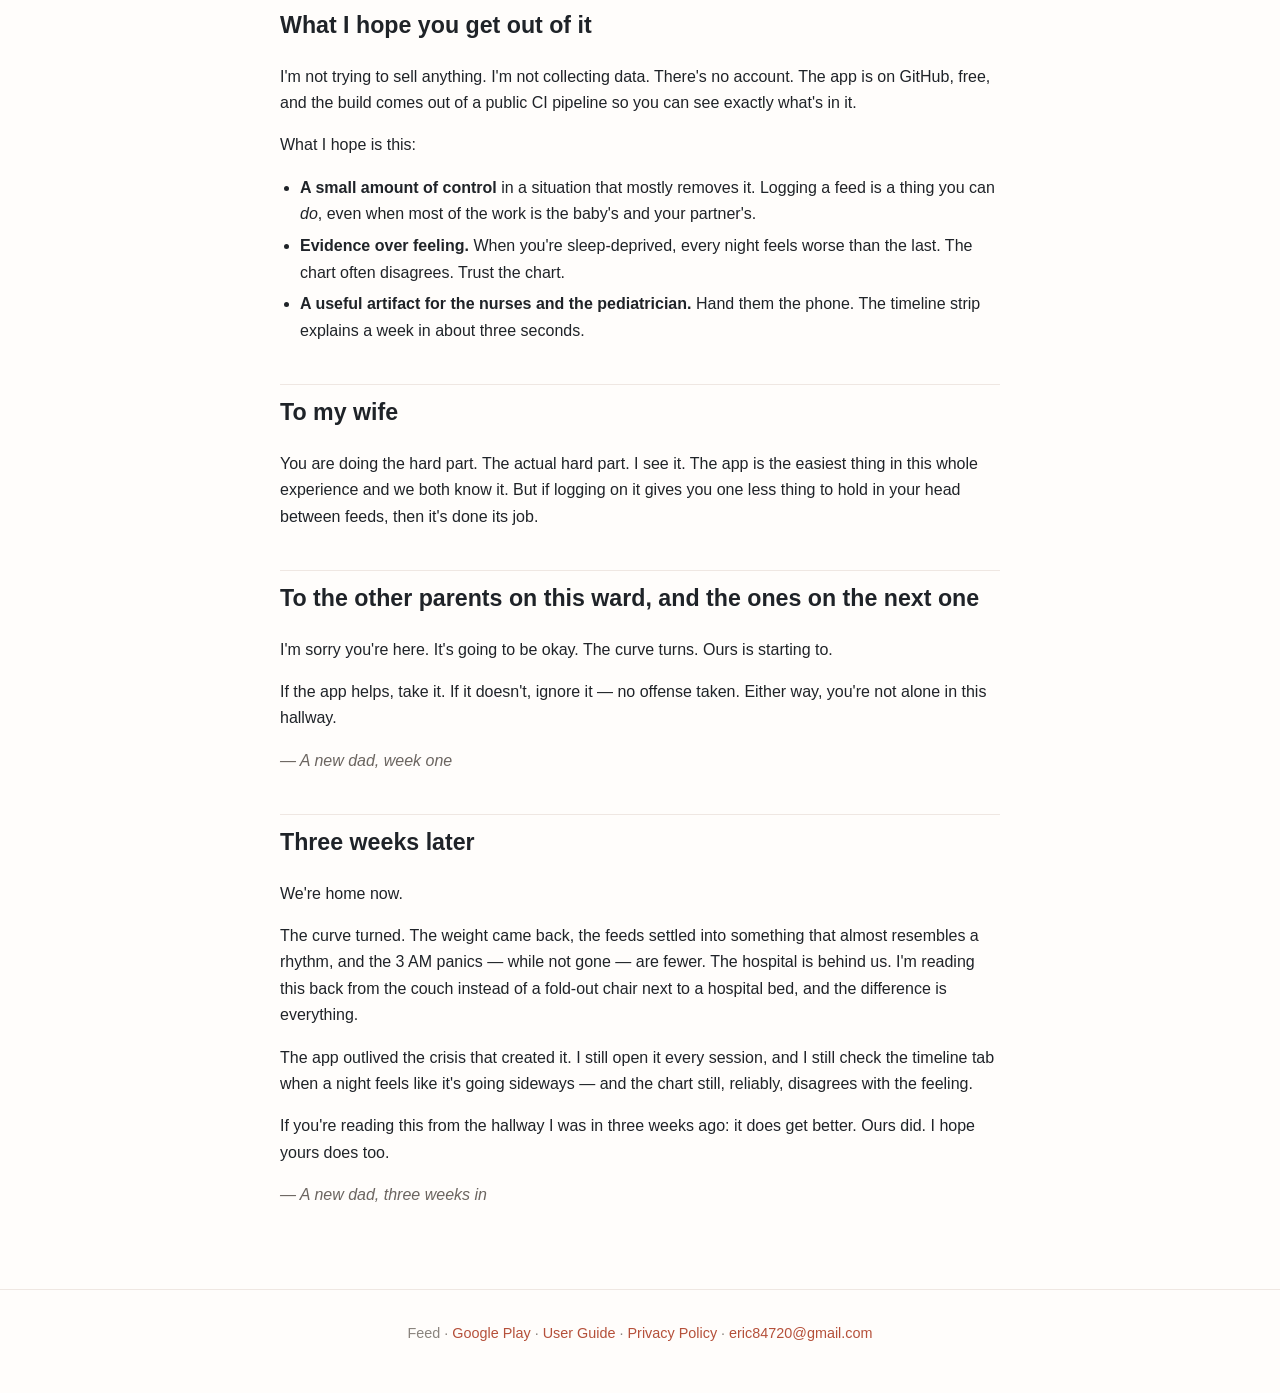
<file: story.html>
<!DOCTYPE html>
<html lang="en">
<head>
  <meta charset="utf-8" />
  <meta name="viewport" content="width=device-width, initial-scale=1" />
  <title>Feed — Why I built it</title>
  <meta name="description" content="The story behind Feed: a new dad building a feeding tracker from a hospital maternity ward." />
  <link rel="stylesheet" href="style.css" />
</head>
<body>
  <nav class="top">
    <span class="brand">🍼 Feed</span>
    <a href="index.html">Home</a>
    <a href="guide.html">User Guide</a>
    <a href="story.html">Story</a>
    <a href="privacy.html">Privacy</a>
  </nav>

  <main>
    <h1>Why I built Feed</h1>

    <p class="lede"><em>I wrote most of this in the hospital, during our son's first week. I'm posting it three weeks later, from home. I've left the original as I wrote it — in the present tense, in the thick of it — because that's the headspace the app was built for. There's an update at the end.</em></p>

    <p>I became a father a week ago.</p>

    <p>We're still in the hospital. Our son lost 11% of his birth weight by day three, which is past the threshold where the team starts watching closely, and we haven't been discharged yet. Every feed matters. Every gram on the scale matters. The plan is breast → top-up → pump, on a schedule, around the clock, and the goal is to see the curve turn.</p>

    <p>It is the most stressful thing I have ever lived through.</p>

    <p>There are nurses around 24/7. They are kind and they know what they're doing. And still — sitting next to my wife, watching her recover from delivery while also trying to feed a baby who isn't gaining, I have felt as helpless as I've ever felt about anything. I can't make milk. I can't fix the latch. I can't speed up the weight check. Most of what's happening is happening in someone else's body, on someone else's clock.</p>

    <p>So I did the thing I know how to do. I opened my laptop and built an app.</p>

    <h2>What it actually solves</h2>
    <p>The hospital gives you paper trackers. They work, but they're paper: you can't see a pattern across days, you can't tell at a glance whether last night was better than the night before, and you certainly can't be reminded by a piece of paper at 3 AM when both of you have finally fallen asleep.</p>
    <p>What I wanted was small and specific:</p>
    <ul>
      <li><strong>One place to log a session.</strong> Diaper, both sides of breast time, formula top-up, pumped volume, a free-text note. The same flow every time.</li>
      <li><strong>A reminder that actually wakes me up.</strong> Not a notification I might miss — a real alarm, ringing through Do Not Disturb, scheduled the moment a feed ends.</li>
      <li><strong>A picture of the trend.</strong> A 24-hour timeline strip per day, daily totals, a pumping chart with a rolling average. Something I can show a nurse or a pediatrician without scrolling through a notebook.</li>
    </ul>
    <p>That's it. That's the app. It's called Feed, it's local-only, it lives on the phone, and it's built around the assumption that you're exhausted and you need the next action to be obvious.</p>

    <h2>The part I didn't expect</h2>
    <p>In the maternity ward you meet other parents. You meet them in the milk room at 2 AM. You meet them at the lactation consultant's door. You meet them in the hallway when you're both pacing with a swaddled newborn who won't settle.</p>
    <p>Several of them are in some version of our situation. Significant weight loss, a tight feeding plan, the same exhausted look. And every one of them, when I described what I was building, said something like <em>"can you send that to me when it's done?"</em></p>
    <p>That's why this exists as a thing other people can install, instead of a private hack on my phone. If it helps even one of those parents make it through one fewer 3 AM panic — calculating in their head whether the baby has had enough, whether they should pump now or sleep, whether the trend is going the right direction — then the hours I spent on it during my paternity-leave-that-isn't-really-leave were worth it.</p>

    <h2>What I hope you get out of it</h2>
    <p>I'm not trying to sell anything. I'm not collecting data. There's no account. The app is on GitHub, free, and the build comes out of a public CI pipeline so you can see exactly what's in it.</p>
    <p>What I hope is this:</p>
    <ul>
      <li><strong>A small amount of control</strong> in a situation that mostly removes it. Logging a feed is a thing you can <em>do</em>, even when most of the work is the baby's and your partner's.</li>
      <li><strong>Evidence over feeling.</strong> When you're sleep-deprived, every night feels worse than the last. The chart often disagrees. Trust the chart.</li>
      <li><strong>A useful artifact for the nurses and the pediatrician.</strong> Hand them the phone. The timeline strip explains a week in about three seconds.</li>
    </ul>

    <h2>To my wife</h2>
    <p>You are doing the hard part. The actual hard part. I see it. The app is the easiest thing in this whole experience and we both know it. But if logging on it gives you one less thing to hold in your head between feeds, then it's done its job.</p>

    <h2>To the other parents on this ward, and the ones on the next one</h2>
    <p>I'm sorry you're here. It's going to be okay. The curve turns. Ours is starting to.</p>
    <p>If the app helps, take it. If it doesn't, ignore it — no offense taken. Either way, you're not alone in this hallway.</p>

    <p class="signoff">— A new dad, week one</p>

    <h2>Three weeks later</h2>
    <p>We're home now.</p>
    <p>The curve turned. The weight came back, the feeds settled into something that almost resembles a rhythm, and the 3 AM panics — while not gone — are fewer. The hospital is behind us. I'm reading this back from the couch instead of a fold-out chair next to a hospital bed, and the difference is everything.</p>
    <p>The app outlived the crisis that created it. I still open it every session, and I still check the timeline tab when a night feels like it's going sideways — and the chart still, reliably, disagrees with the feeling.</p>
    <p>If you're reading this from the hallway I was in three weeks ago: it does get better. Ours did. I hope yours does too.</p>
    <p class="signoff">— A new dad, three weeks in</p>
  </main>

  <footer>
    Feed &middot; <a href="https://play.google.com/store/apps/details?id=com.jiamingfeng.feed">Google Play</a> &middot;
    <a href="guide.html">User Guide</a> &middot;
    <a href="privacy.html">Privacy Policy</a> &middot;
    <a href="mailto:eric84720@gmail.com">eric84720@gmail.com</a>
  </footer>
</body>
</html>
</file>
<file: style.css>
:root { color-scheme: light dark; --accent: #e8927c; --accent-ink: #b5503a; }
* { box-sizing: border-box; }
body {
  font-family: -apple-system, BlinkMacSystemFont, "Segoe UI", Roboto, Helvetica, Arial, sans-serif;
  line-height: 1.65; margin: 0; color: #1f2328; background: #fffdfb;
}
a { color: var(--accent-ink); text-decoration: none; }
a:hover { text-decoration: underline; }
nav.top {
  position: sticky; top: 0; z-index: 10;
  display: flex; gap: 1.25rem; align-items: center;
  padding: .75rem 1.25rem; border-bottom: 1px solid #efe7e2;
  background: rgba(255,253,251,.85); backdrop-filter: blur(8px);
  font-size: .95rem;
}
nav.top .brand { font-weight: 700; margin-right: auto; }
main { max-width: 760px; margin: 0 auto; padding: 2.5rem 1.25rem 4rem; }
h1 { font-size: 2rem; margin: 0 0 .5rem; }
h2 { font-size: 1.45rem; margin-top: 2.5rem; padding-top: .5rem; border-top: 1px solid #efe7e2; }
h3 { font-size: 1.1rem; margin-top: 1.75rem; }
p.lede { font-size: 1.1rem; color: #6b6560; }
img.shot {
  display: block; max-width: 320px; width: 100%; height: auto;
  margin: 1.25rem auto; border: 1px solid #efe7e2; border-radius: 16px;
  box-shadow: 0 6px 24px rgba(0,0,0,.08);
}
blockquote { border-left: 3px solid var(--accent); margin: 1.25rem 0; padding: .25rem 0 .25rem 1rem; color: #6b6560; }
ul { padding-left: 1.25rem; }
li { margin: .35rem 0; }
code { background: #f4ece8; padding: .1rem .35rem; border-radius: 5px; font-size: .9em; }
hr { border: none; border-top: 1px solid #efe7e2; margin: 2.5rem 0; }
footer { border-top: 1px solid #efe7e2; padding: 2rem 1.25rem 3rem; text-align: center; color: #8a847e; font-size: .9rem; }
.signoff { font-style: italic; color: #6b6560; }
@media (prefers-color-scheme: dark) {
  body { color: #e6e6e6; background: #141312; }
  a { color: #f0a892; }
  nav.top { background: rgba(20,19,18,.85); border-color: #2c2926; }
  h2, hr, footer, nav.top, img.shot { border-color: #2c2926; }
  p.lede, blockquote, .signoff, footer { color: #a8a29c; }
  code { background: #2a2522; }
}
</file>
